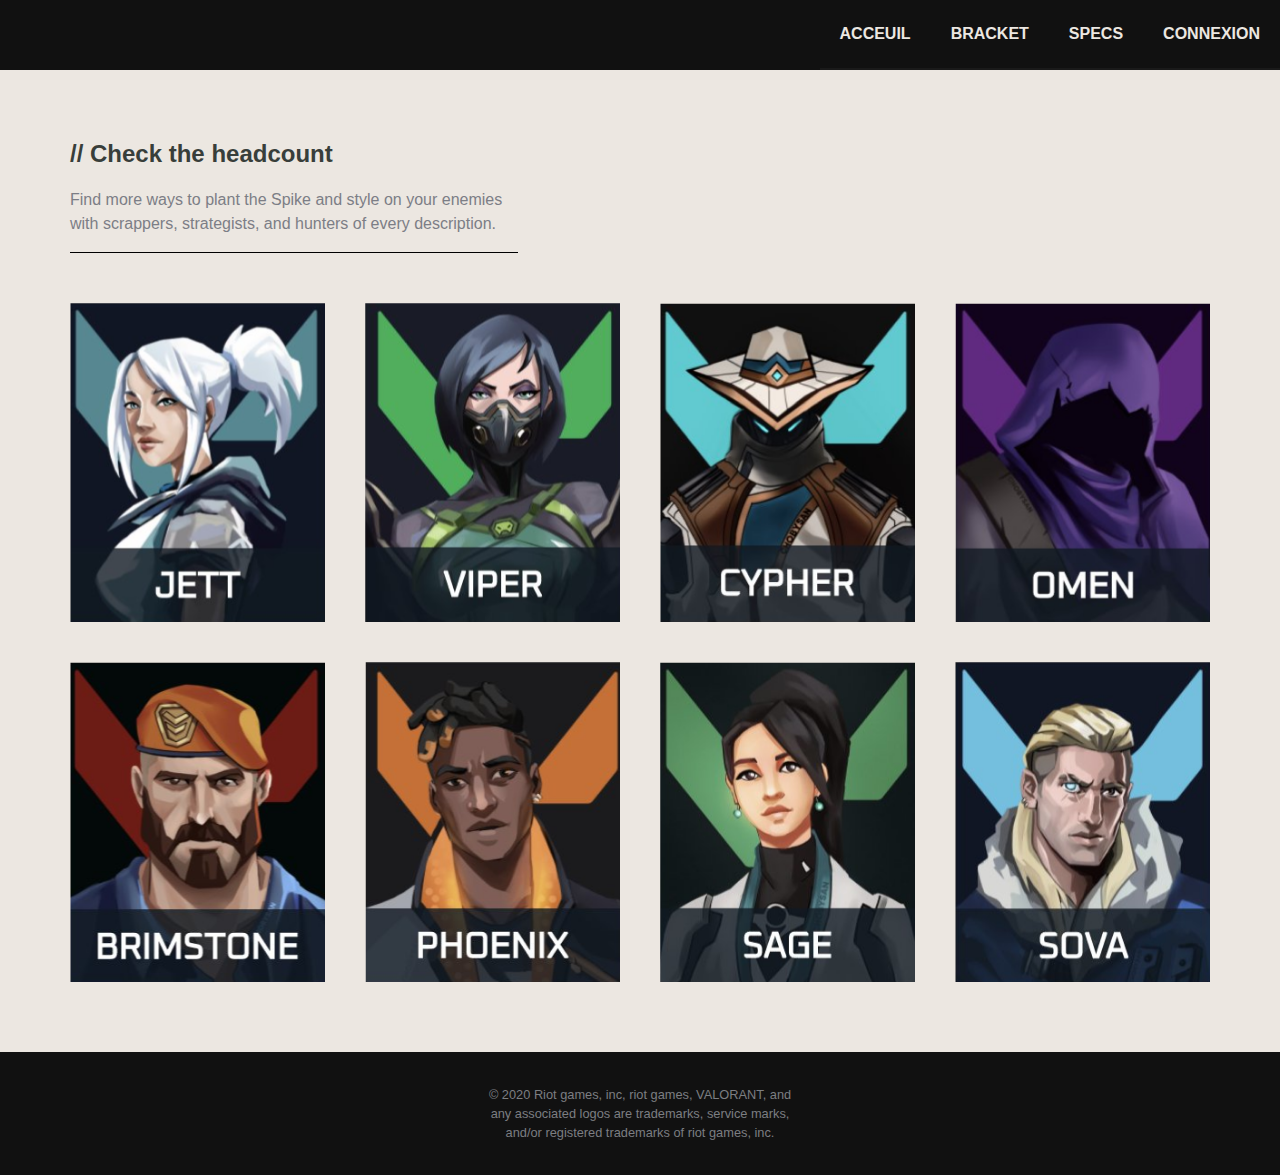
<file: agents.html>
<!DOCTYPE html>
<html lang="en">
  <head>
    <meta charset="UTF-8" />
    <meta name="viewport" content="width=device-width, initial-scale=1.0" />
    <title>Valorant</title>
    <link rel="stylesheet" href="css/normalize.css" />
    <link rel="stylesheet" href="css/style.css" />
  </head>
  <body>
    <div class="navbar">
    <nav>
      <ul>
        <li>
          <a href="index.html">Acceuil</a>
          <a href="agents.html">Bracket</a>
          <a href="specs.html">Specs</a>
          <a href="signup.html">Connexion</a>
        </li>
      </ul>
    </nav>
	</div>

    <main class="agentsMainColumn">
      <div class="agentsMainText">
        <h2>// Check the headcount</h2>
        <p>
          Find more ways to plant the Spike and style on your enemies with
          scrappers, strategists, and hunters of every description.
        </p>
      </div>
      <div class="agentsImages">
        <img src="images/jett.png" alt="Image of Jett" />
        <img src="images/viper.png" alt="Image of Viper" />
        <img src="images/cypher.png" alt="Image of Cypher" />
        <img src="images/omen.png" alt="Image of Omen" />
        <img src="images/brimstone.png" alt="Image of Brimstone" />
        <img src="images/phoenix.png" alt="Image of Phoenix" />
        <img src="images/sage.png" alt="Image of Sage" />
        <img src="images/sova.png" alt="Image of Sova" />
      </div>
    </main>

    <footer>
      <p>
        &copy; 2020 Riot games, inc, riot games, <span>valorant</span>, and any
        associated logos are trademarks, service marks, and/or registered
        trademarks of riot games, inc.
      </p>
    </footer>
  </body>
</html>
</file>
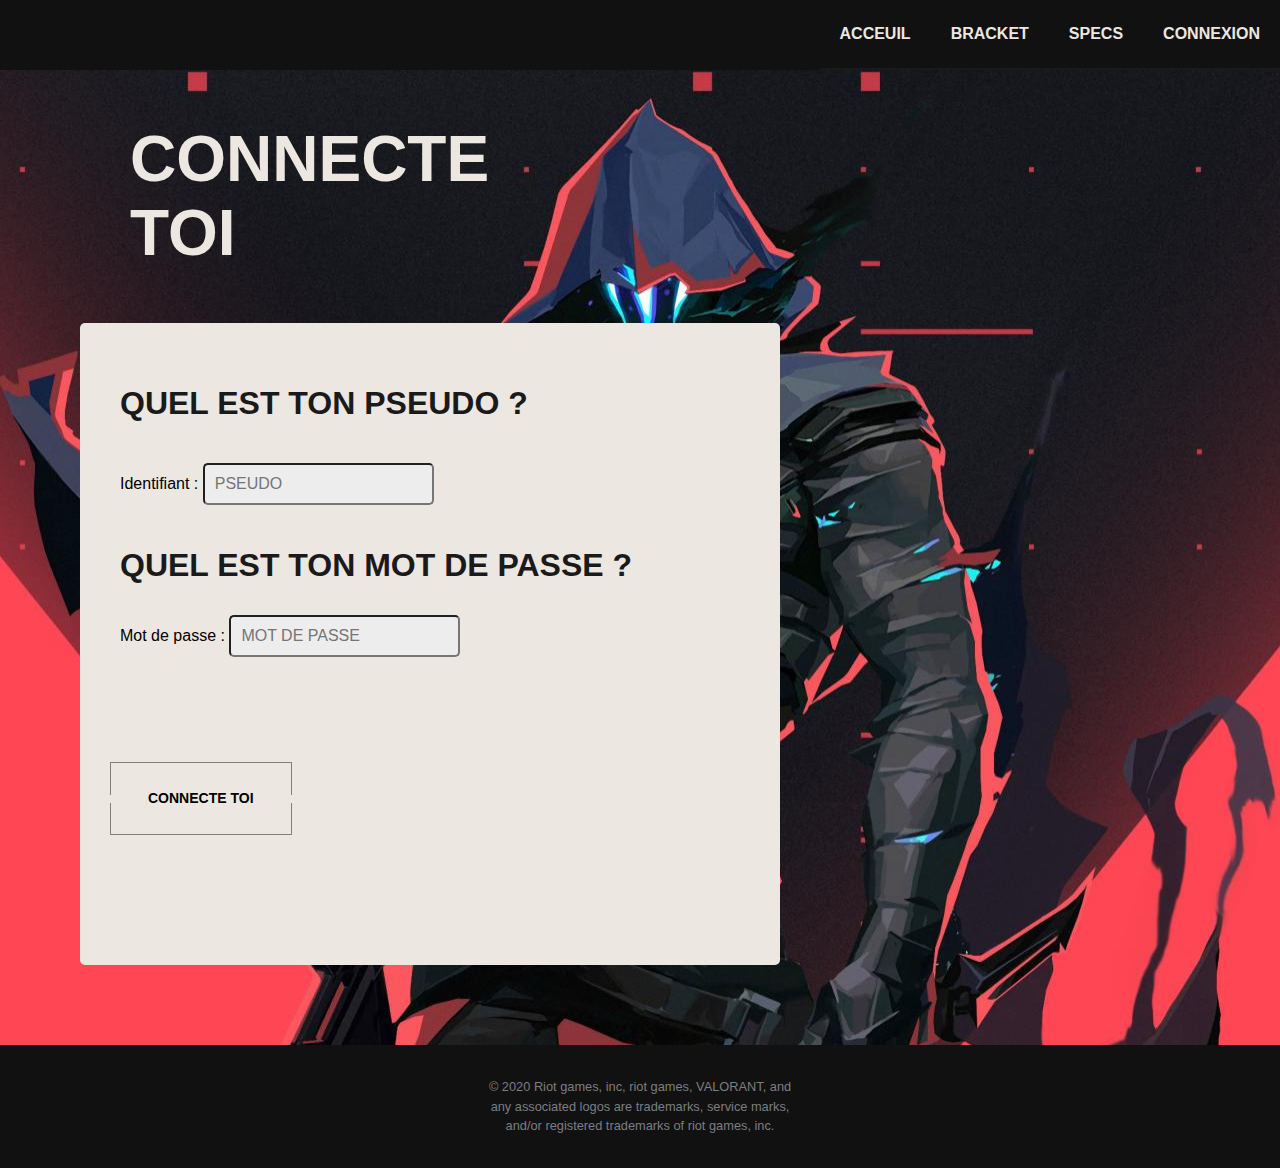
<file: signup.html>
<!DOCTYPE html>
<html lang="en">
  <head>
    <meta charset="UTF-8" />
    <meta name="viewport" content="width=device-width, initial-scale=1.0" />
    <title>ValoranCup</title>
    <link rel="stylesheet" href="css/normalize.css" />
    <link rel="stylesheet" href="css/style.css" />
  </head>
  <body>
    <div class="navbar">
    <nav>
      <ul>
        <li>
          <a href="index.html">Acceuil</a>
          <a href="bracket.html">Bracket</a>
          <a href="specs.html">Specs</a>
          <a href="signup.html">Connexion</a>
        </li>
      </ul>
    </nav>
	</div>

    <div class="signupWrapper">
      <div class="accountIntro">
        <h1>Connecte toi</h1>
      </div>
      <div class="formBlock">
        <form action="signup.php">
          <div class="pseudoIntro">
            <h1>Quel est ton pseudo ?</h1>
          </div>
          <div class="pseudo">
            <label for="pseudo">Identifiant : </label>
            <input type="text" id="pseudo" placeholder="PSEUDO" />
          </div>
          <div class="passwordIntro">
            <h1>Quel est ton mot de passe ?</h1>
          </div>
          <div class="password">
            <label for="password">Mot de passe : </label>
            <input type="text" id="password" placeholder="MOT DE PASSE" />
          </div>
        </form>
        <button class="btn" style="  margin-top: 100px; margin-bottom: 100px;" id="btnConnection">
          <span class="btn__inner">
            <span class="btn__slide"></span>
            <span class="btn__content">CONNECTE TOI</span>
          </span>
        </button>
      </div>
    </div>
    <footer>
      <p>
        &copy; 2020 Riot games, inc, riot games, <span>valorant</span>, and any
        associated logos are trademarks, service marks, and/or registered
        trademarks of riot games, inc.
      </p>
    </footer>
    <script scr = "signup.js"></script>
  </body>
</html>
</file>
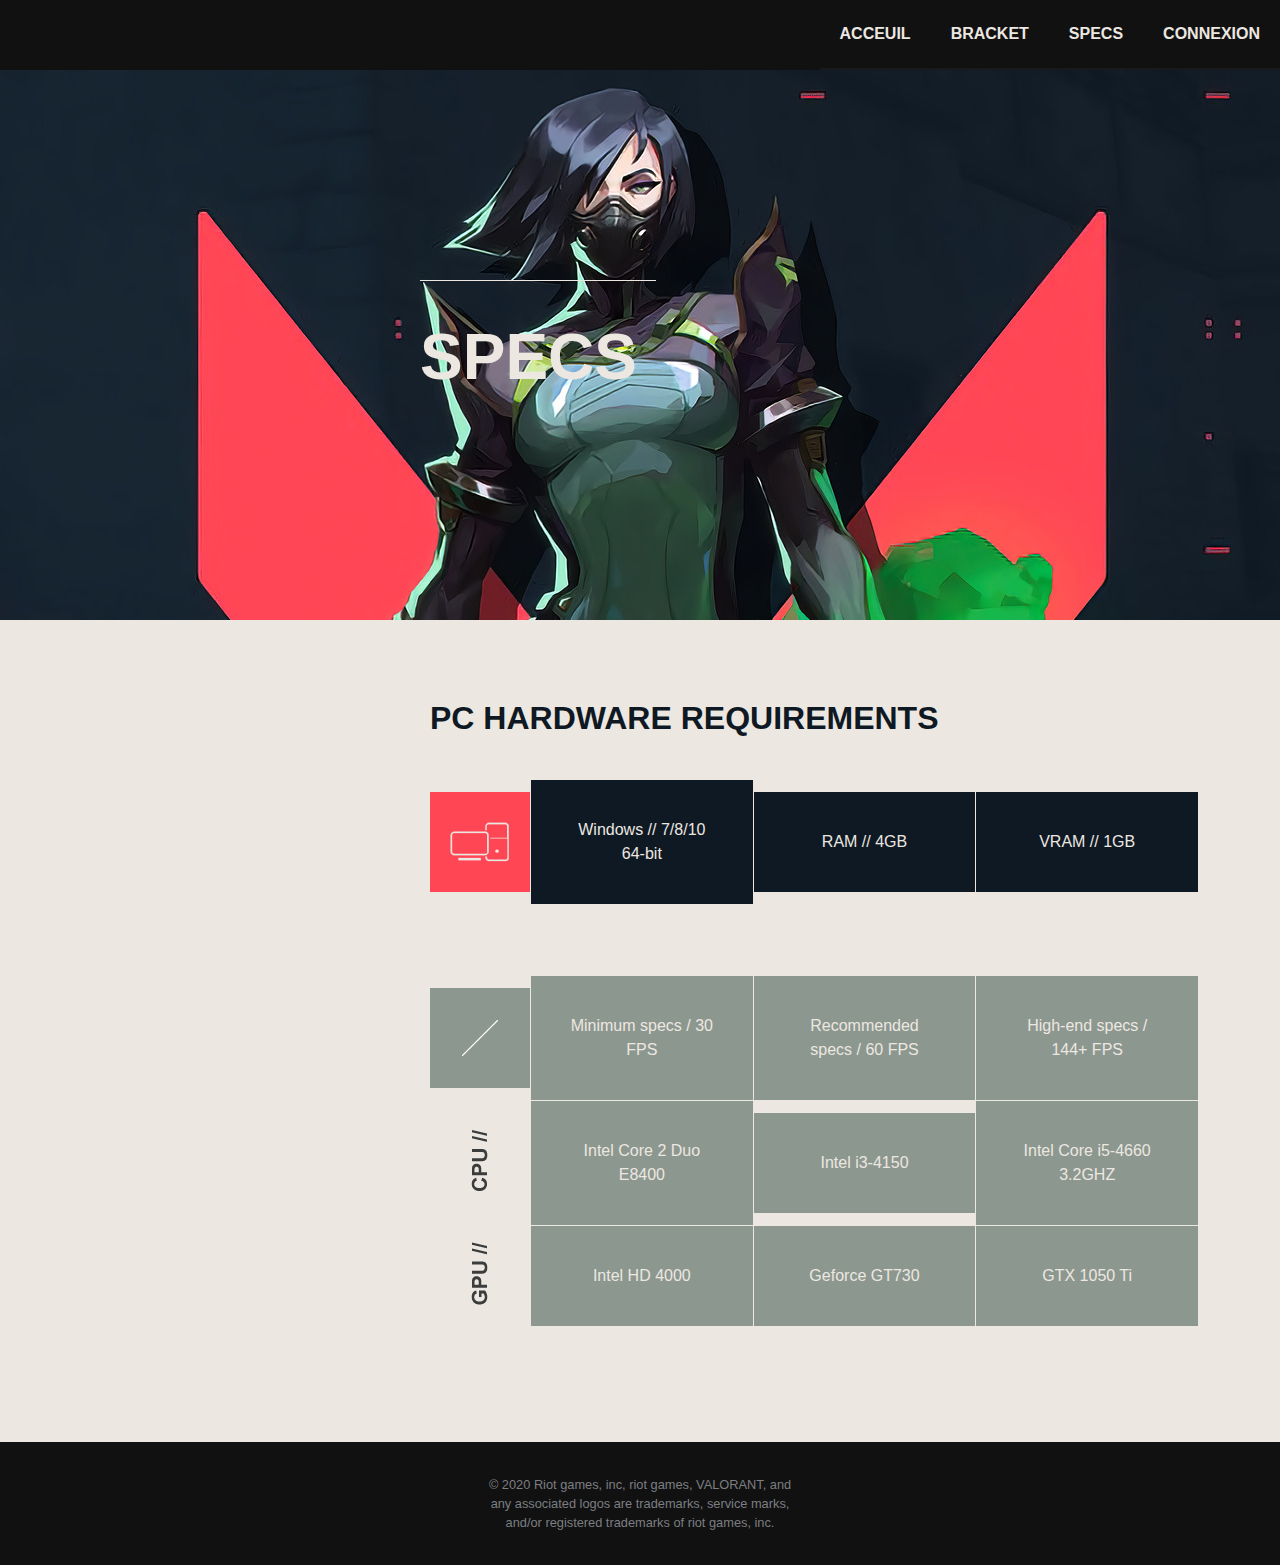
<file: specs.html>
<!DOCTYPE html>
<html lang="en">
  <head>
    <meta charset="UTF-8" />
    <meta name="viewport" content="width=device-width, initial-scale=1.0" />
    <title>Valorant</title>
    <link rel="stylesheet" href="css/normalize.css" />
    <link rel="stylesheet" href="css/style.css" />
  </head>
  <body>
    <div class="navbar">
    <nav>
      <ul>
        <li>
          <a href="index.html">Acceuil</a>
          <a href="bracket.html">Bracket</a>
          <a href="specs.html">Specs</a>
          <a href="signup.html">Connexion</a>
        </li>
      </ul>
    </nav>
	</div>

    <header class="specsIntro">
      <h1>Specs</h1>
    </header>

    <main class="hardwareIntro">
      <div class="hardwareBlock">
        <h2>pc hardware requirements</h2>
        <div class="hardwareBlock2">
          <div><img src="images/computer.png" alt="Image of Computer" /></div>
          <p>Windows // 7/8/10 64-bit</p>
          <p>RAM // 4GB</p>
          <p>VRAM // 1GB</p>
        </div>
        <div class="hardwareBlock3">
          <div class="hardwareSub1">
            <div class="miniBlock1">
              <img src="images/dash.png" alt="Image of Dash" />
            </div>
            <p>Minimum specs / 30 FPS</p>
            <p>Recommended specs / 60 FPS</p>
            <p>High-end specs / 144+ FPS</p>
          </div>
          <div class="hardwareSub2">
            <div class="miniBlock2">
              <img src="images/cpu.png" alt="Image of Dash" />
            </div>
            <p>Intel Core 2 Duo E8400</p>
            <p>Intel i3-4150</p>
            <p>Intel Core i5-4660 3.2GHZ</p>
          </div>
          <div class="hardwareSub3">
            <div class="miniBlock3">
              <img src="images/gpu.png" alt="Image of Dash" />
            </div>
            <p>Intel HD 4000</p>
            <p>Geforce GT730</p>
            <p>GTX 1050 Ti</p>
          </div>
        </div>
      </div>
    </main>

    <footer>
      <p>
        &copy; 2020 Riot games, inc, riot games, <span>valorant</span>, and any
        associated logos are trademarks, service marks, and/or registered
        trademarks of riot games, inc.
      </p>
    </footer>
  </body>
</html>
</file>
<file: css/style.css>
body {
  font-family: Arial, Helvetica, sans-serif;
  background-color: #ece7e1;
  cursor: default;
}

/*-----------------------  Navigation  -----------------------*/

nav {
  background-color: #111111;
  border-bottom: 2px solid #1a1a1a;
  margin-left: auto;
  float:right;
}

nav ul {
  margin: 0 auto;
  padding: 5px 0px;
  display: flex;
  list-style: none;
}

nav a {
  padding: 20px;
  text-transform: uppercase;
  color: #ece7e1;
  text-decoration: none;
  font-weight: bold;
}

nav a:hover {
  border-bottom: 2px solid #ff4655;
}

.bg {
  position: relative;
}

.navbar {
	overflow: hidden;
	background-color: #111111;
}

.navbar a {
  float: left;
  text-decoration: none;
}








/*-----------------------  Footer  -----------------------*/

footer {
  background-color: #111111;
  color: #7c7e82;
  text-align: center;
  padding: 20px;
}

footer p {
  padding: 0 37% 0 37%;
  font-size: 80%;
}

footer span {
  text-transform: uppercase;
}

/*-----------------------  IndexHeader  -----------------------*/

.indexHeader {
  color: #ece7e1;
  height: 800px;
  padding: 1px;
  background-image: url(../images/headerbg.jpg);
  background-position: 50% 85%;
  display: flex;
  flex-flow: column;
  justify-content: center;
  align-items: center;
}

.indexHeader p {
  font-weight: bold;
}

.indexHeader h1 {
  font-size: 800%;
  margin: 0 0 30px 0;
}

.indexHeader a {
  text-decoration: none;
  font-weight: bold;
  font-size: 95%;
  text-transform: uppercase;
  color: #ece7e1;
  background-color: #ff4654;
  padding: 15px 60px;
  border-radius: 5px;
}

.indexHeader a:hover {
  background-color: #0f1923;
  transition: 0.5s;
}

/*-----------------------  Index-valorantIntro  -----------------------*/

.valorantIntro {
  width: 100%;
  margin: 80px 0 80px 0px;
}

.valorantIntro h1 {
  color: #0f1922;
  text-transform: uppercase;
  font-size: 400%;
}

.introColumn {
  display: flex;
  flex-flow: row;
}

#intro {
  margin-left: 450px;
}

.introLeft {
  width: 15%;
  margin-left: 530px;
}

.introRight {
  width: 50%;
  text-align: center;
}

p {
  line-height: 150%;
}

.introLeft h2 {
  color: #383e3a;
  text-transform: uppercase;
}

.introLeft p {
  color: #7f8286;
  padding-bottom: 30px;
  border-bottom: solid 1px black;
}

.introLeft span {
  text-transform: uppercase;
}

.introRight img {
  height: 400px;
  width: 700px;
}

/*-----------------------  Index-agentsIntro  -----------------------*/

.agentsIntro {
  width: 100%;
  background-color: #ff4654;
  margin-bottom: -80px;
}

.agentsColumn {
  display: flex;
  flex-flow: row-reverse;
  align-items: center;
  padding: 20px;
}

.agentsLeft {
  width: 35%;
}

.agentsRight {
  width: 45%;
}

.agentsRight h1 {
  font-size: 400%;
  margin: 0 0 30px 0;
  color: #ece7e1;
  text-transform: uppercase;
}

.agentsRight h2 {
  color: #ece7e1;
  text-transform: uppercase;
}

.agentsRight p {
  color: #ece7e1;
}

.agentsLeft img {
  width: 300px;
  height: 600px;
}

.agentsSub {
  width: 40%;
  margin-bottom: 60px;
}

.agentsRight a {
  text-decoration: none;
  font-weight: bold;
  font-size: 95%;
  text-transform: uppercase;
  color: #0f1923;
  background-color: #ece7e1;
  padding: 15px 60px;
  border-radius: 5px;
}

.agentsRight a:hover {
  background-color: #0f1923;
  color: #ece7e1;
  transition: 0.5s;
}

/*-----------------------  Index-mapsIntro  -----------------------*/

.mapsIntro {
  height: 700px;
  width: 100%;
  background-image: url(../images/mapsIntro.png);
  background-position: center right;
  background-repeat: no-repeat;
}

.mapsIntro h1 {
  color: #0f1922;
  text-transform: uppercase;
  font-size: 400%;
}

.mapsColumn {
  display: flex;
  flex-flow: row;
  margin: 80px 0 0px 450px;
}

.mapsLeft {
  width: 25%;
  margin-top: 120px;
  border-bottom: solid 1px black;
}

.mapsLeft h2 {
  color: #383e3a;
  text-transform: uppercase;
}

.mapsLeft p {
  color: #7c7e86;
  padding-bottom: 30px;
}

/*-----------------------  Agents-page  -----------------------*/

.agentsImages {
  padding: 30px 50px 50px 50px;
  display: flex;
  flex-wrap: wrap;
  margin-left: auto;
  margin-right: auto;
}

.agentsImages img {
  padding: 20px;
  box-sizing: border-box;
  width: 25%;
}

.agentsMainText {
  margin-left: 70px;
  width: 35%;
  border-bottom: 1px solid black;
  margin-top: 70px;
}

.agentsMainText h2 {
  color: #383e3a;
}

.agentsMainText p {
  color: #7c7e86;
}

/*-----------------------  Specs-page  -----------------------*/

.specsIntro {
  background-image: url(../images/viperbg.jpg);
  background-position: 50% 10%;
  background-repeat: no-repeat;
  color: #ece7e1;
  padding: 50px;
  height: 450px;
}

.specsIntro h1 {
  margin-top: 160px;
  margin-left: 370px;
  font-size: 400%;
  text-transform: uppercase;
  border-top: solid 1px #ece7e1;
  width: 20%;
  padding-top: 40px;
}

.hardwareIntro {
  margin-left: 430px;
  width: 60%;
}

.hardwareBlock h2 {
  color: #0f1923;
  text-transform: uppercase;
  font-size: 200%;
  margin-top: 80px;
}

.hardwareBlock2 p {
  background-color: #0f1923;
  color: #ece7e1;
  margin-left: 1px;
  padding: 38px;
  width: 20%;
  text-align: center;
}

.hardwareBlock2 img {
  margin-top: 4px;
}

.hardwareBlock2 {
  display: flex;
  flex-direction: row;
  align-items: center;
  margin-bottom: 40px;
}

.hardwareSub1 {
  display: flex;
  flex-direction: row;
  align-items: center;
}

.hardwareSub2 {
  display: flex;
  flex-direction: row;
  align-items: center;
}

#hardwareSub2 {
  color: #0f1923;
  font-weight: bold;
}

.hardwareSub3 {
  display: flex;
  flex-direction: row;
  align-items: center;
}

#hardwareSub3 {
  color: #0f1923;
  font-weight: bold;
}

.hardwareSub1 p {
  background-color: #8c978f;
  color: #ece7e1;
  padding: 38px;
  width: 20%;
  text-align: center;
  margin-left: 1px;
}

.miniBlock1 {
  margin-top: 4px;
}

.hardwareSub2 p {
  background-color: #8c978f;
  color: #ece7e1;
  padding: 38px;
  width: 20%;
  text-align: center;
  margin-left: 1px;
}

.hardwareSub3 {
  display: flex;
  flex-direction: row;
  align-items: center;
}

.hardwareSub3 p {
  background-color: #8c978f;
  color: #ece7e1;
  padding: 38px;
  width: 20%;
  text-align: center;
  margin-left: 1px;
}

.hardwareSub2 {
  margin-top: -31px;
}

.hardwareSub3 {
  margin-top: -31px;
  margin-bottom: 100px;
}

/*-----------------------  Signup-page  -----------------------*/

.signupWrapper {
  background-image: url(../images/valorantbg.jpg);
  background-position: center top;
  padding-bottom: 80px;
}

.accountIntro {
  color: #ece7e1;
  font-size: 200%;
  text-transform: uppercase;
  padding: 10px;
  margin-left: 120px;
  width: 30%;
}

.formBlock {
  margin-left: 80px;
  background-color: #ece7e1;
  width: 50%;
  padding: 30px;
  border-radius: 5px;
}

.pseudoIntro {
  text-transform: uppercase;
  padding: 10px;
  color: #1a1a1a;
}

.pseudo input {
  border-radius: 5px;
  padding: 10px;
  background-color: #ededed;
}

.pseudo {
  padding: 10px;
}

.usernameIntro h1 {
  text-transform: uppercase;
  padding: 10px;
  color: #1a1a1a;
}

.passwordIntro h1 {
  text-transform: uppercase;
  padding: 10px;
  color: #1a1a1a;
}

.passwordIntro p {
  color: #1a1a1a;
  font-size: 120%;
  margin-left: 10px;
}

.password input {
  border-radius: 5px;
  padding: 10px;
  background-color: #ededed;
}

.password {
  margin-left: 10px;
  margin-bottom: 5px;
}

.submit {
  padding: 10px;
  margin-top: 20px;
}

.submit input {
  background-color: #ff4655;
  border-radius: 5px;
  border: none;
  color: white;
  padding: 16px 32px;
  text-decoration: none;
  margin: 4px 2px;
  cursor: pointer;
  text-transform: uppercase;
  font-weight: bold;
}

.submit input:hover {
  background-color: #0f1923;
  transition: 0.5s;
}

/*------------------------------BOUTTON TAH STYLE-------------------------------*/


.btn {
  /* Clean style */
  -moz-appearance: none;
  -webkit-appearance: none;
  appearance: none;
  border: none;
  background: none;
  padding: 0;
  color: var(--button-text-color);
  cursor: pointer;
  /* Clean style */
  
  --button-text-color: var(--background-color);
  --button-text-color-hover: var(--button-background-color);
  --border-color: #7D8082;
  --button-background-color: #ece8e1;
  --highlight-color: #ff4655;
  --button-inner-border-color: transparent;
  --button-bits-color: var(--background-color);
  --button-bits-color-hover: var(--button-background-color);
  
  position: relative;
  padding: 8px;
  margin-top: 20px;
  margin-bottom: 20px;
  text-transform: uppercase;
  font-weight: bold;
  font-size: 14px;
  transition: all .15s ease;
}



.btn::before,
.btn::after {
  content: '';
  display: block;
  position: absolute;
  right: 0; left: 0;
  height: calc(50% - 5px);
  border: 1px solid var(--border-color);
  transition: all .15s ease;
}
.btn::before {
  top: 0;
  border-bottom-width: 0;
}

.btn::after {
  bottom: 0;
  border-top-width: 0;
}

.btn:active,
.btn:focus {
  outline: none;
}

.btn:active::before,
.btn:active::after {
  right: 3px;
  left: 3px;
}

.btn:active::before {
  top: 3px;
}

.btn:active::after {
  bottom: 3px;
}

.btn__inner {
  position: relative;
  display: block;
  padding: 20px 30px;
  background-color: var(--button-background-color);
  overflow: hidden;
  box-shadow: inset 0px 0px 0px 1px var(--button-inner-border-color);
}

.btn__inner::before {
  content: '';
  display: block;
  position: absolute;
  top: 0; left: 0;
  width: 2px;
  height: 2px;
  background-color: var(--button-bits-color);
}

.btn__inner::after {
  content: '';
  display: block;
  position: absolute;
  right: 0; bottom: 0;
  width: 4px;
  height: 4px;
  background-color: var(--button-bits-color);
  transition: all .2s ease;
}

.btn__slide {
  display: block;
  position: absolute;
  top: 0; bottom: -1px; left: -8px;
  width: 0;
  background-color: var(--highlight-color);
  transform: skew(-15deg);
  transition: all .2s ease;
}

.btn__content {
  position: relative;
}

.btn:hover {
  color: var(--button-text-color-hover);
}

.btn:hover .btn__slide {
  width: calc(100% + 15px);
}

.btn:hover .btn__inner::after {
  background-color: var(--button-bits-color-hover);
}

.btn--light {
  --button-background-color: var(--background-color);
  --button-text-color: var(--highlight-color);
  --button-inner-border-color: var(--highlight-color);
  --button-text-color-hover: #ece8e1;
  --button-bits-color-hover: #ece8e1;
}
</file>
